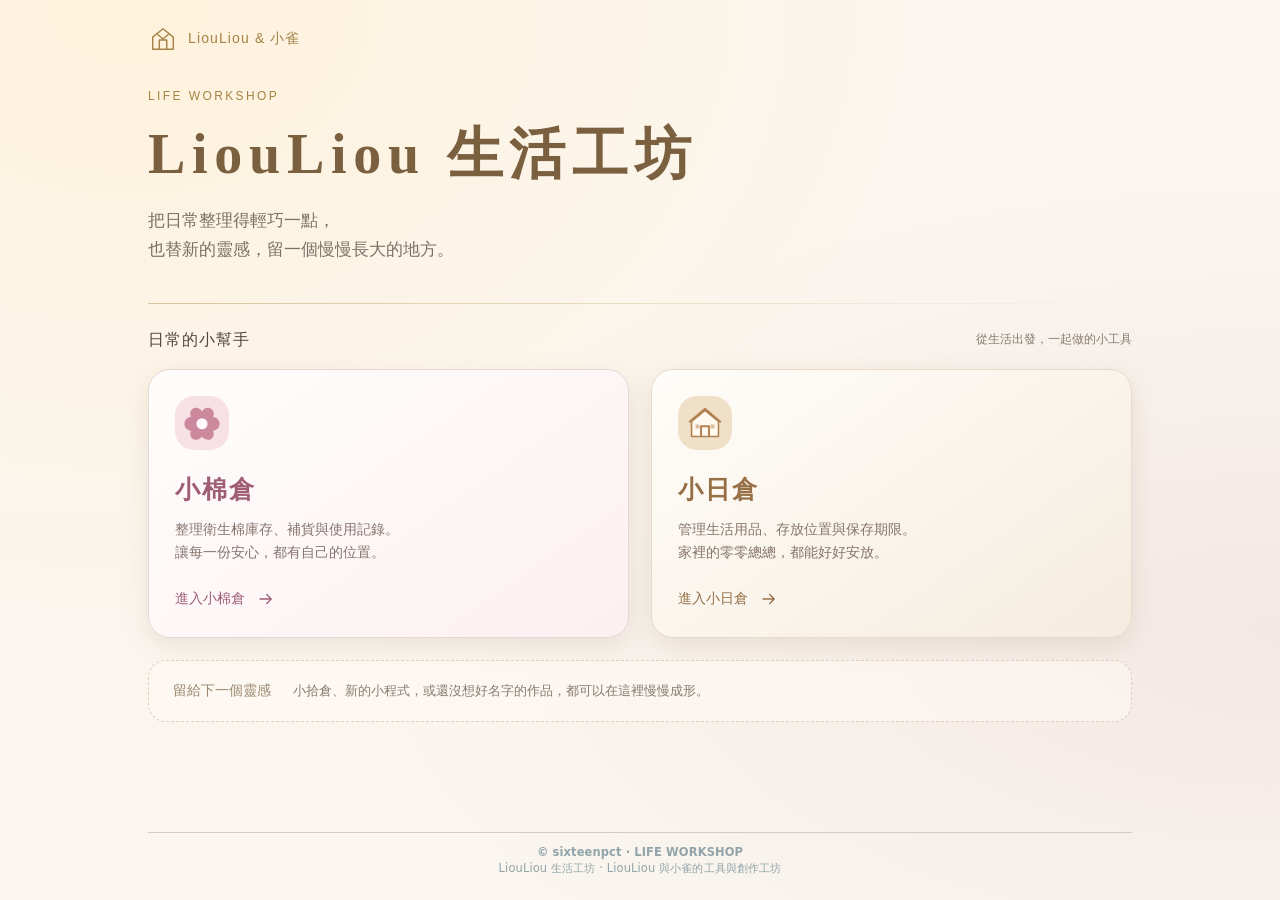
<file: index.html>
<!doctype html>
<html lang="zh-Hant">
<head>
<meta charset="utf-8"><meta name="viewport" content="width=device-width,initial-scale=1">
<meta name="theme-color" content="#faf6ef">
<meta name="description" content="LiouLiou 生活工坊，收納實用工具、小程式與創意作品。">
<title>LiouLiou 生活工坊｜與小雀一起做的工具與創作</title>
<link rel="icon" type="image/svg+xml" href="./assets/favicon-workshop.svg">
<link rel="stylesheet" href="./assets/site-chrome.css?v=20261011-chrome1">
<style>
:root{color-scheme:light;--ink:#514640;--muted:#867b71;--paper:#faf6ef;--line:#e9dfd1;--gold:#a48345}*{box-sizing:border-box}body{margin:0;color:var(--ink);background:radial-gradient(ellipse at 10% 0%,#fff2dc 0,transparent 50%),radial-gradient(ellipse at 100% 70%,#f4e8e4 0,transparent 50%),var(--paper);font-family:"Noto Sans TC","PingFang TC","Microsoft JhengHei",sans-serif;line-height:1.7;min-height:100vh}main{width:100%;max-width:1040px;min-height:100svh;margin:auto;padding:24px 28px 12px;display:flex;flex-direction:column}.brand{display:flex;align-items:center;gap:10px;font-size:14px;color:var(--gold);letter-spacing:.08em}.brand svg{width:30px;height:30px}.hero{padding:32px 0 26px;position:relative}.eyebrow{font-size:12px;letter-spacing:.2em;color:var(--gold);margin:0 0 12px}h1{font-family:serif;font-weight:600;letter-spacing:.12em;font-size:clamp(40px,7vw,56px);line-height:1.3;margin:0 0 16px;color:#7b6040}.lead{font-size:17px;max-width:540px;color:#7b7065;margin:0}.divider{height:1px;background:linear-gradient(90deg,#d9c49d,transparent);margin:12px 0 22px}.section-label{display:flex;justify-content:space-between;align-items:center;margin-bottom:16px}h2{font-size:16px;font-weight:500;margin:0;letter-spacing:.06em}.section-label span{font-size:12px;color:var(--muted)}.grid{display:grid;grid-template-columns:1fr 1fr;gap:22px}.card{color:inherit;text-decoration:none;display:flex;flex-direction:column;min-height:250px;padding:26px;border:1px solid #e8d7d5;border-radius:22px;background:linear-gradient(145deg,#fffdfc,#fcf0f1);box-shadow:0 8px 24px #795d4220;transition:transform .18s,box-shadow .18s}.card:hover{transform:translateY(-4px);box-shadow:0 12px 28px #795d4228}.card:focus-visible{outline:3px solid #9a7348;outline-offset:5px}.daily{border-color:#e6dbc8;background:linear-gradient(145deg,#fffdf9,#f5ecdf)}.icon{display:grid;place-items:center;width:54px;height:54px;border-radius:19px;background:#f8e0e7;color:#c57a91;margin-bottom:18px}.daily .icon{background:#f0e0c8;color:#b08250}.icon svg{width:38px;height:38px}h3{font-size:25px;letter-spacing:.08em;margin:0 0 7px;font-weight:600;color:#a05e76}.daily h3{color:#977047}.card p{margin:0 0 22px;color:#86756e;font-size:14px}.open{font-size:14px;margin-top:auto;display:flex;gap:12px;align-items:center;color:#a05e76}.daily .open{color:#977047}.open svg{width:18px;height:18px}.future{border:1px dashed #ddcfb9;border-radius:18px;padding:18px 24px;margin-top:22px;margin-bottom:24px;display:flex;align-items:center;gap:22px;color:#9a896f;background:#fffaf580}.future strong{font-size:14px;font-weight:500;white-space:nowrap}.future p{font-size:13px;margin:0;color:var(--muted)}.site-footer{margin-top:auto}@media(max-width:600px){main{padding:22px 20px 12px}.hero{padding:43px 0 30px}.lead{font-size:15px}.grid{grid-template-columns:1fr;gap:18px}.card{min-height:245px;padding:26px}.future{display:block;padding:20px}.future p{margin-top:7px}.section-label span{font-size:11px}.site-footer{margin-top:12px}}@media(prefers-reduced-motion:reduce){.card{transition:none}.card:hover{transform:none}}
@media(min-width:601px) and (max-height:780px){.hero{padding:22px 0 18px}h1{font-size:48px}.card{min-height:230px;padding:22px}.icon{width:46px;height:46px;margin-bottom:14px}.future{padding:14px 22px;margin-top:18px;margin-bottom:18px}}
</style>
</head>
<body><main>
<div class="brand"><svg viewBox="0 0 32 32" fill="none" aria-hidden="true"><path d="M5 14 16 5l11 9v13H5Z" stroke="currentColor" stroke-width="1.5" stroke-linejoin="round"/><path d="M12 27V17h8v10M10 11l6 5 6-5" stroke="currentColor" stroke-width="1.5" stroke-linejoin="round"/></svg><span>LiouLiou & 小雀</span></div>
<header class="hero"><p class="eyebrow">LIFE WORKSHOP</p><h1>LiouLiou 生活工坊</h1><p class="lead">把日常整理得輕巧一點，<br>也替新的靈感，留一個慢慢長大的地方。</p></header>
<div class="divider"></div>
<section aria-labelledby="tools-title"><div class="section-label"><h2 id="tools-title">日常的小幫手</h2><span>從生活出發，一起做的小工具</span></div><div class="grid">
<a class="card" href="./xiaomiancang/" target="_blank" rel="noopener noreferrer"><div class="icon"><svg viewBox="0 0 48 48" fill="none" aria-hidden="true"><path d="M24 9c7-9 18-2 14 7 11 2 11 16 0 18 4 9-7 16-14 7-7 9-18 2-14-7-11-2-11-16 0-18-4-9 7-16 14-7Z" fill="currentColor" opacity=".85"/><circle cx="24" cy="25" r="7" fill="#fff9fb"/></svg></div><h3>小棉倉</h3><p>整理衛生棉庫存、補貨與使用記錄。<br>讓每一份安心，都有自己的位置。</p><span class="open">進入小棉倉 <svg viewBox="0 0 24 24" fill="none" aria-hidden="true"><path d="M4 12h15m-6-6 6 6-6 6" stroke="currentColor" stroke-width="1.7" stroke-linecap="round" stroke-linejoin="round"/></svg></span></a>
<a class="card daily" href="./xiaorichang/" target="_blank" rel="noopener noreferrer"><div class="icon"><svg viewBox="0 0 48 48" fill="none" aria-hidden="true"><path d="m7 22 17-14 17 14v19H7Z" fill="#fff9f0" stroke="currentColor" stroke-width="2" stroke-linejoin="round"/><path d="M19 41V28h10v13M4 23 24 6l20 17" stroke="currentColor" stroke-width="2.5" stroke-linejoin="round"/><path d="M12 26h5v5h-5m19-5h5v5h-5" fill="currentColor" opacity=".5"/></svg></div><h3>小日倉</h3><p>管理生活用品、存放位置與保存期限。<br>家裡的零零總總，都能好好安放。</p><span class="open">進入小日倉 <svg viewBox="0 0 24 24" fill="none" aria-hidden="true"><path d="M4 12h15m-6-6 6 6-6 6" stroke="currentColor" stroke-width="1.7" stroke-linecap="round" stroke-linejoin="round"/></svg></span></a>
</div></section>
<aside class="future"><strong>留給下一個靈感</strong><p>小拾倉、新的小程式，或還沒想好名字的作品，都可以在這裡慢慢成形。</p></aside>
<footer class="site-footer"><span class="footer-credit">© sixteenpct · LIFE WORKSHOP</span><span class="footer-brand">LiouLiou 生活工坊 · LiouLiou 與小雀的工具與創作工坊</span></footer>
</main></body></html>
</file>
<file: assets/site-chrome.css>
/* Breadcrumbs and footer: FF14 Journey Job Academy reference, 2026-10-11. */
.workshop-topline{min-height:31.98px;display:flex;align-items:center;margin:0 0 10px}
.workshop-breadcrumbs{font-family:"Noto Sans TC","Microsoft JhengHei","PingFang TC",system-ui,sans-serif;color:#6b8b96;font-size:11.48px;line-height:1.5;letter-spacing:.04em;overflow-wrap:anywhere}
.workshop-breadcrumbs a{color:#8b713e;text-decoration:none;border-radius:4px;transition:color .15s,background .15s}
.workshop-breadcrumbs a:hover{color:#70582d;background:#f5edda;text-decoration:none}
.workshop-breadcrumbs a:focus-visible{outline:2px solid #8b713e;outline-offset:3px}
.site-footer{display:block;flex:0 0 auto;width:100%;margin:28px auto 0;padding:12px 0;text-align:center;border-top:1px solid #d1cec1;font-family:"Noto Sans TC","Microsoft JhengHei","PingFang TC",system-ui,sans-serif;font-size:11.48px;font-weight:400;line-height:1.35;letter-spacing:.01em;color:#91a4a9}
.site-footer .footer-credit,.site-footer .footer-brand{display:block}
.site-footer .footer-credit{font-weight:650}
/* Scroll tools: FF14 Journey material workbench, macaron palette. */
.scroll-tools{position:fixed;right:14px;bottom:16px;display:grid;gap:8px;z-index:45}
.scroll-tools button{cursor:pointer;border:.82px solid;border-radius:8.2px;font-family:"Noto Sans TC","Microsoft JhengHei","PingFang TC",system-ui,sans-serif;font-size:13px;font-weight:750;line-height:1.5;min-height:38px;padding:9px 12px;text-align:right}
#scroll-bottom{background:#C8E6F7;border-color:color-mix(in srgb,#C8E6F7 80%,#284E69);color:#284E69;box-shadow:0 2px 5px #5994ae12}
#scroll-bottom:hover{background:#C4E1F2;border-color:#9dc3d8}
#scroll-top{background:#D8F1E3;border-color:color-mix(in srgb,#D8F1E3 80%,#355B43);color:#355B43;box-shadow:0 2px 5px #588d7e12}
#scroll-top:hover{background:#D4ECDE;border-color:#aacbb4}
.scroll-tools button:focus-visible{outline:2px solid #284E69;outline-offset:3px}
@media(max-width:1100px){.scroll-tools{right:10px;bottom:12px}}
/* Both inventory apps have a fixed bottom navigation bar. */
@media(max-width:900px){.scroll-tools{bottom:calc(96px + env(safe-area-inset-bottom,0px))}}
@media(max-width:650px){.workshop-breadcrumbs{font-size:10.66px}.site-footer{font-size:10px}}
@media(prefers-reduced-motion:reduce){.workshop-breadcrumbs a{transition:none}}
@media print{.scroll-tools{display:none}}
</file>
